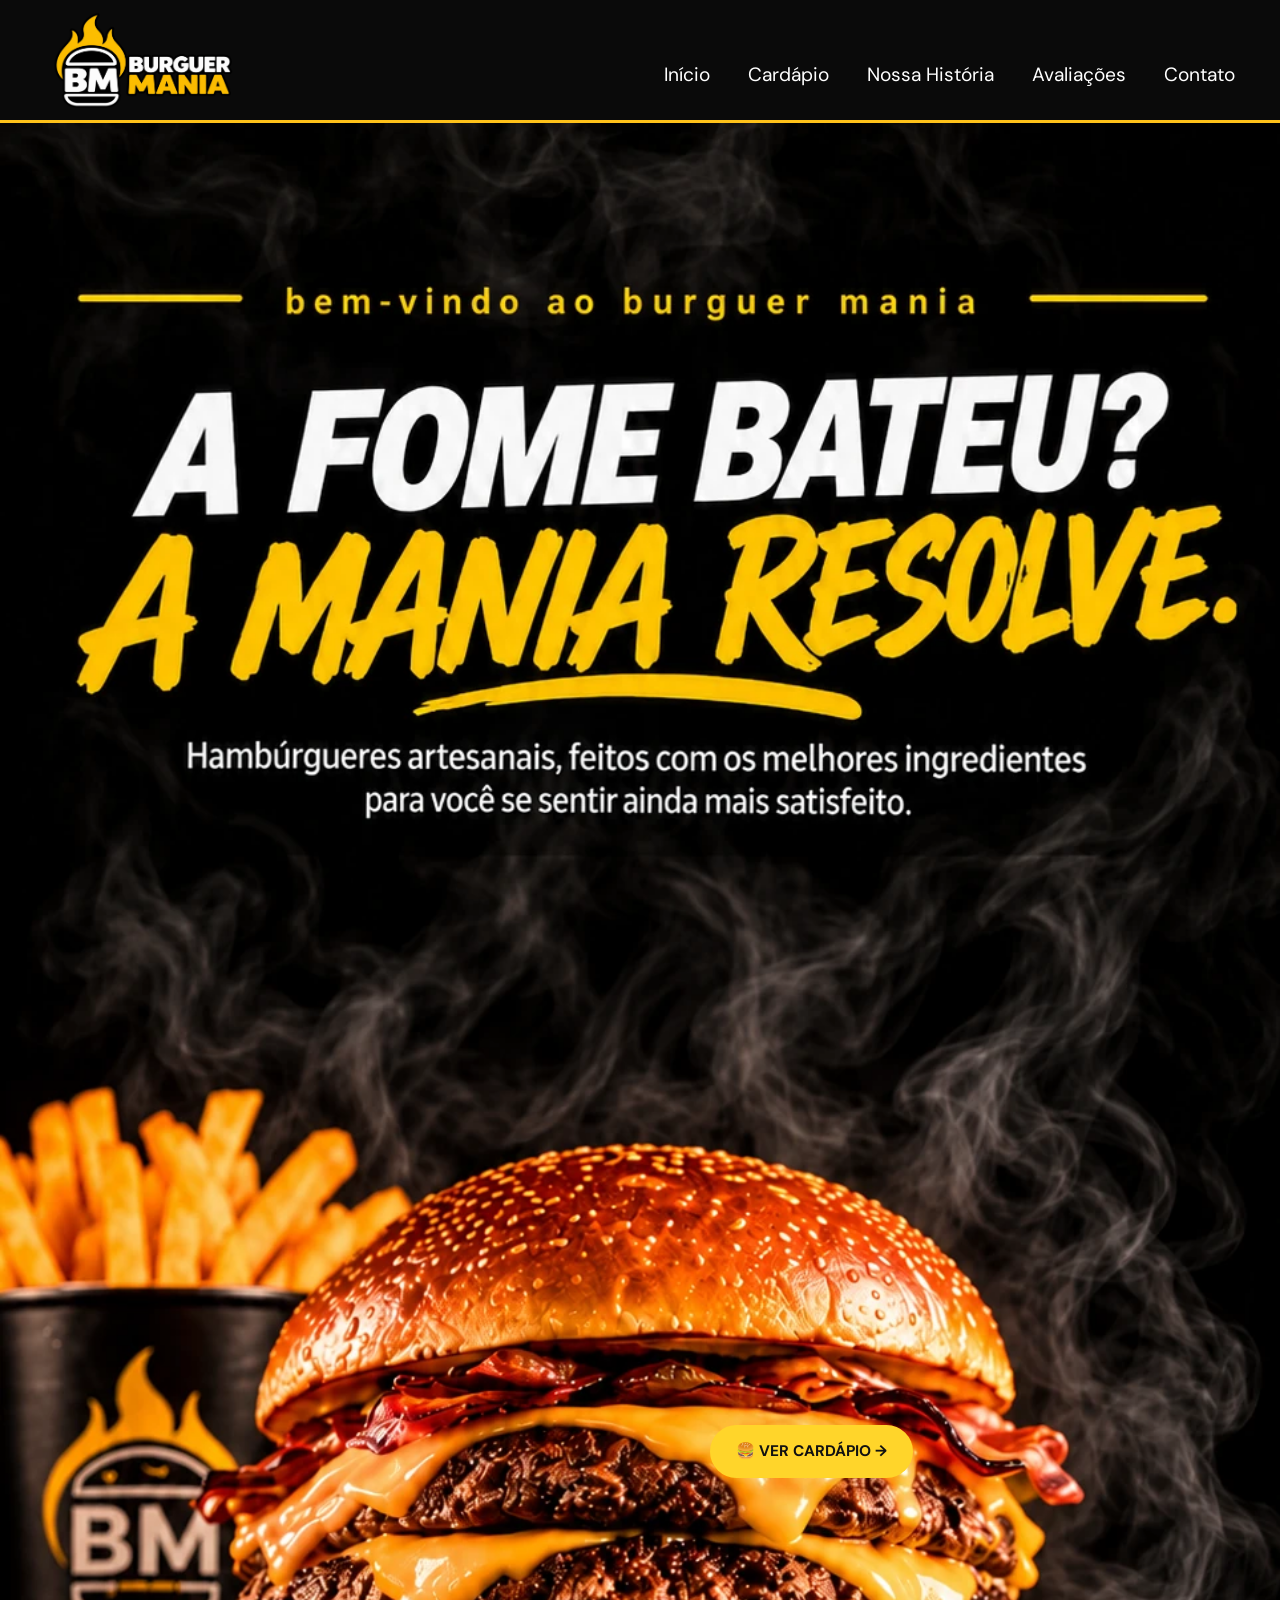
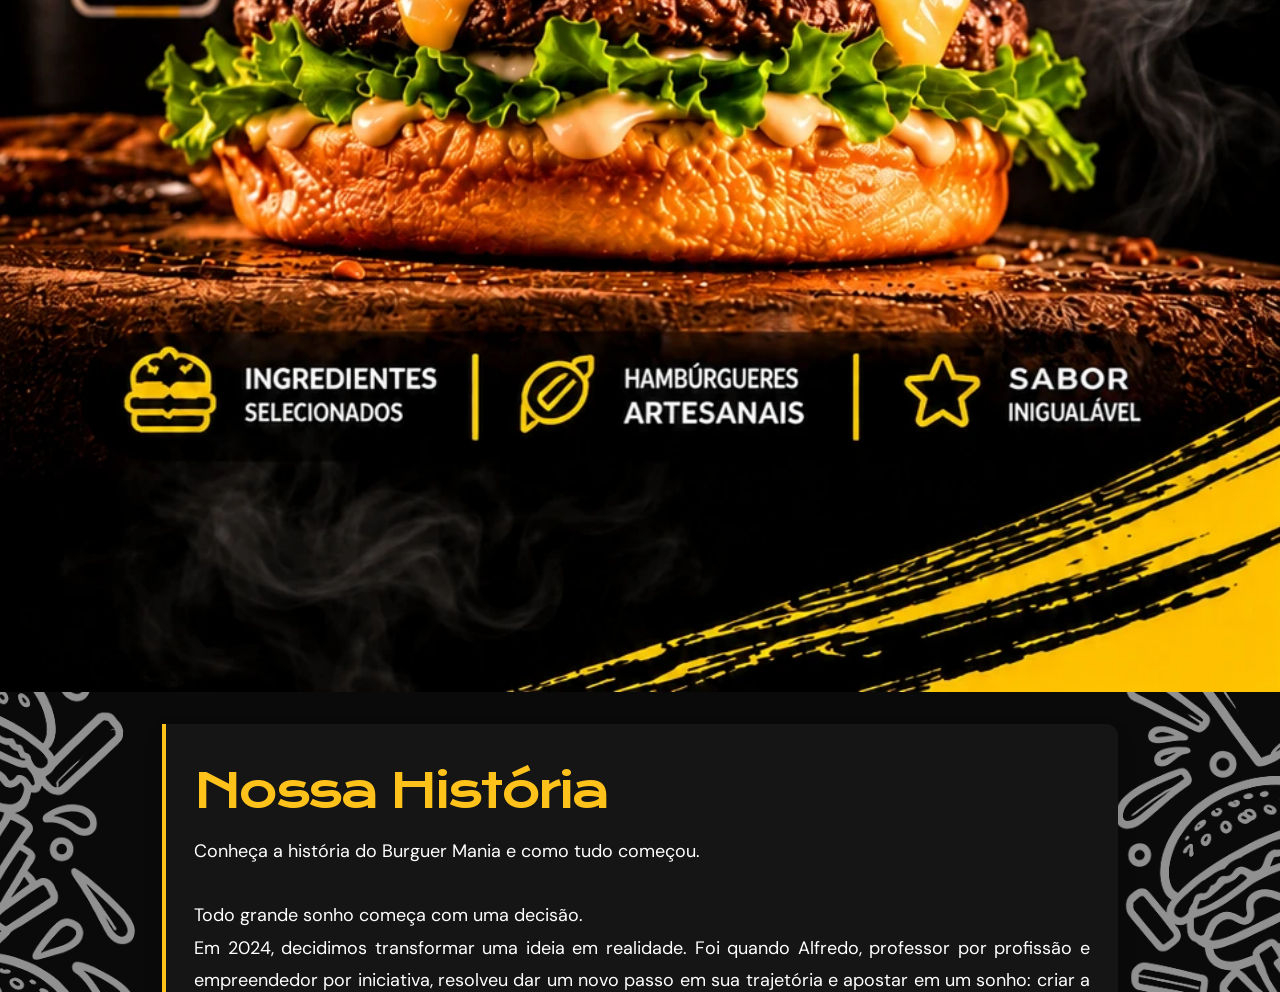
<file: index.html>
<!DOCTYPE html>
<html lang="pt-BR">

<head>
    <meta charset="UTF-8">
    <meta name="viewport" content="width=device-width, initial-scale=1.0">
    <title>Burguer Mania</title>
    <link rel="stylesheet" href="assets/style/style.css">
    <link rel="stylesheet" href="assets/style/style-mobile.css">
    <link rel="icon" href="assets/images/favicon/favicon.ico" type="image/x-icon">
</head>

<body>

    <header>
        <div class="logo">
            <img src="assets/images/logo/logo.webp" alt="Imagem do Burguer Mania" class="logo">
        </div>
        <nav class="nav-principal">
            <a href="#inicio">Início</a>
            <a href="menu.html">Cardápio</a>
            <a href="#sobre">Nossa História</a>
            <a href="#avaliacoes">Avaliações</a>
            <a href="#contato">Contato</a>
        </nav>
    </header>

    <main>

        <div id="inicio">
            <section class="banner">
                <picture>
                    <source srcset="assets/images/home/banner-mobile.webp" media="(max-width: 768px)" alt="banner-mobile">
                    <img src="assets/images/home/banner.webp" alt="Hamburguer do Mania Burguer" class="banner-img">
                </picture>

                <div class="banner-conteudo">
                    <a href="menu.html" class="botao-cardapio">
                      &#127828; Ver Cardápio →
                    </a>
                </div>
            </section>
        </div>

        <div class="container">
            <section id="sobre">
                <p class="categoria">Nossa História</p>
                <p>Conheça a história do Burguer Mania e como tudo começou.</p>
                <br>
                <p>Todo grande sonho começa com uma decisão.</p>
                <p>
                    Em 2024, decidimos transformar uma ideia em realidade.
                    Foi quando Alfredo, professor por profissão e
                    empreendedor por iniciativa, resolveu dar um novo
                    passo em sua trajetória e apostar em um sonho:
                    criar a Burguer Mania.
                </p>
                <br>
                <p>
                    Assim começou nossa jornada. Com dedicação, coragem
                    e vontade de construir algo próprio, iniciamos nossa
                    caminhada no universo da gastronomia, levando sabor
                    e proporcionando bons momentos a cada pessoa que
                    conhece nosso trabalho.
                </p>
                <p>
                    Acreditamos que toda conquista começa com pequenos
                    passos. Por isso, seguimos construindo nossa história,
                    aprendendo, evoluindo e buscando sempre oferecer
                    o melhor aos nossos clientes.
                </p>
                <p>
                    Hoje, olhamos para nossa trajetória com orgulho e
                    seguimos motivados pelo mesmo propósito que nos
                    trouxe até aqui: transformar uma ideia em uma
                    experiência que merece ser lembrada.
                </p>
                <br>
                <p>
                    <strong>
                        Burguer Mania. Uma história construída com
                        dedicação, sabor e vontade de crescer.
                    </strong>
                </p>
            </section>
        </div>

        <div class="container">
            <section id="avaliacoes">
                <p class="categoria">O que dizem sobre nós?</p>
                <p>Opiniões de quem já provou de nossos hambúrgues.</p>
                <br>
                <div class="avaliation-list">
                    <div class="container-avaliations">
                        <img src="assets/images/icons/Icon_perfil.webp" alt="imagem do usuário 1">
                        <div class="avaliations-info">
                            <h3>Paulo Rodrigo</h3>
                            <p class="avaliation-stars">&#11088 &#11088 &#11088 &#11088 &#11088</p>
                            <p>Lanche muito bom e grande, bastante recheado e com um ótimo custo benefício</p>
                        </div>
                    </div>

                    <div class="container-avaliations">
                        <img src="assets/images/icons/Icon_perfil.webp" alt="imagem do usuário 2">
                        <div class="avaliations-info">
                            <h3>Kauan Silva</h3>
                            <p class="avaliation-stars">&#11088 &#11088 &#11088 &#11088 &#11088</p>
                            <p>Porção de batata bastante caprichada com um preço barato</p>
                        </div>
                    </div>

                    <div class="container-avaliations">
                        <img src="assets/images/icons/Icon_perfil.webp" alt="imagem do usuário 3">
                        <div class="avaliations-info">
                            <h3>Alessandra</h3>
                            <p class="avaliation-stars">&#11088 &#11088 &#11088</p>
                            <p>Lanches super gostosos, porém houve demora na entrega</p>
                        </div>
                    </div>

                    <div class="container-avaliations">
                        <img src="assets/images/icons/Icon_perfil.webp" alt="imagem do usuário 4">
                        <div class="avaliations-info">
                            <h3>Rogerio Leão</h3>
                            <p class="avaliation-stars">&#11088 &#11088 &#11088 &#11088</p>
                            <p>Topzeira dms, compro sempre!</p>
                        </div>
                    </div>
                </div>

                <div class="forms-avaliation">
                    <a href="forms.html" class="botao-forms">
                        &#127828; Avaliar aqui →
                    </a>
                </div>
        </div>
    </main>

    <footer id="contato" class="footer">
        <div class="footer-grid">

            <div class="footer-marca">
                <img src="assets/images/logo/logo-footer.webp" alt="Logo da Burguer Mania">
            </div>

            <div class="footer-devs">
                <h3 class="footer-titulo">Desenvolvido por</h3>
                <a href="https://www.instagram.com/_xande.s2/" target="_blank" rel="noopener">Alexandre Santini</a>
                <a href="https://www.instagram.com/gui.mcni/" target="_blank" rel="noopener">João Marconcini</a>
                <a href="https://www.instagram.com/layonbaldi/" target="_blank" rel="noopener">Layon Baldi</a>
                <a href="https://instagram.com/nykzim_/" target="_blank" rel="noopener">Nykson Rutyelly</a>
            </div>

            <div class="footer-info">
                <h3 class="footer-titulo">Informações</h3>

                <a href="https://maps.app.goo.gl/aM3wktCue6fZuV52A" target="_blank" rel="noopener" class="info-item">
                    <img src="assets/images/icons/location.webp" alt="Ícone de localização">
                    <span>R. Jacaúna - 615, Três Fronteiras</span>
                </a>

                <a href="https://wa.me/5517997540817" target="_blank" rel="noopener" class="info-item">
                    <img src="assets/images/icons/whatsapp.webp" alt="Ícone do WhatsApp">
                    <span>WhatsApp</span>
                </a>

                <a href="https://www.instagram.com/burguermania3f/" target="_blank" rel="noopener" class="info-item">
                    <img src="assets/images/icons/instagram.webp" alt="Ícone do Instagram">
                    <span>Instagram</span>
                </a>

                <div class="info-item">
                    <img src="assets/images/icons/calendar.webp" alt="Ícone de calendário">
                    <span>Terça, Quarta, Sexta e Sábado</span>
                </div>

                <div class="info-item">
                    <img src="assets/images/icons/time.webp" alt="Ícone de horário">
                    <span>Funcionamento: 19h às 23h</span>
                </div>
            </div>
        </div>

        <div class="footer-copy">
            <p>&copy; 2024 – <span data-year>2026</span> Burguer Mania. Todos os direitos reservados.</p>
        </div>
    </footer>
</body>

</html>
</file>
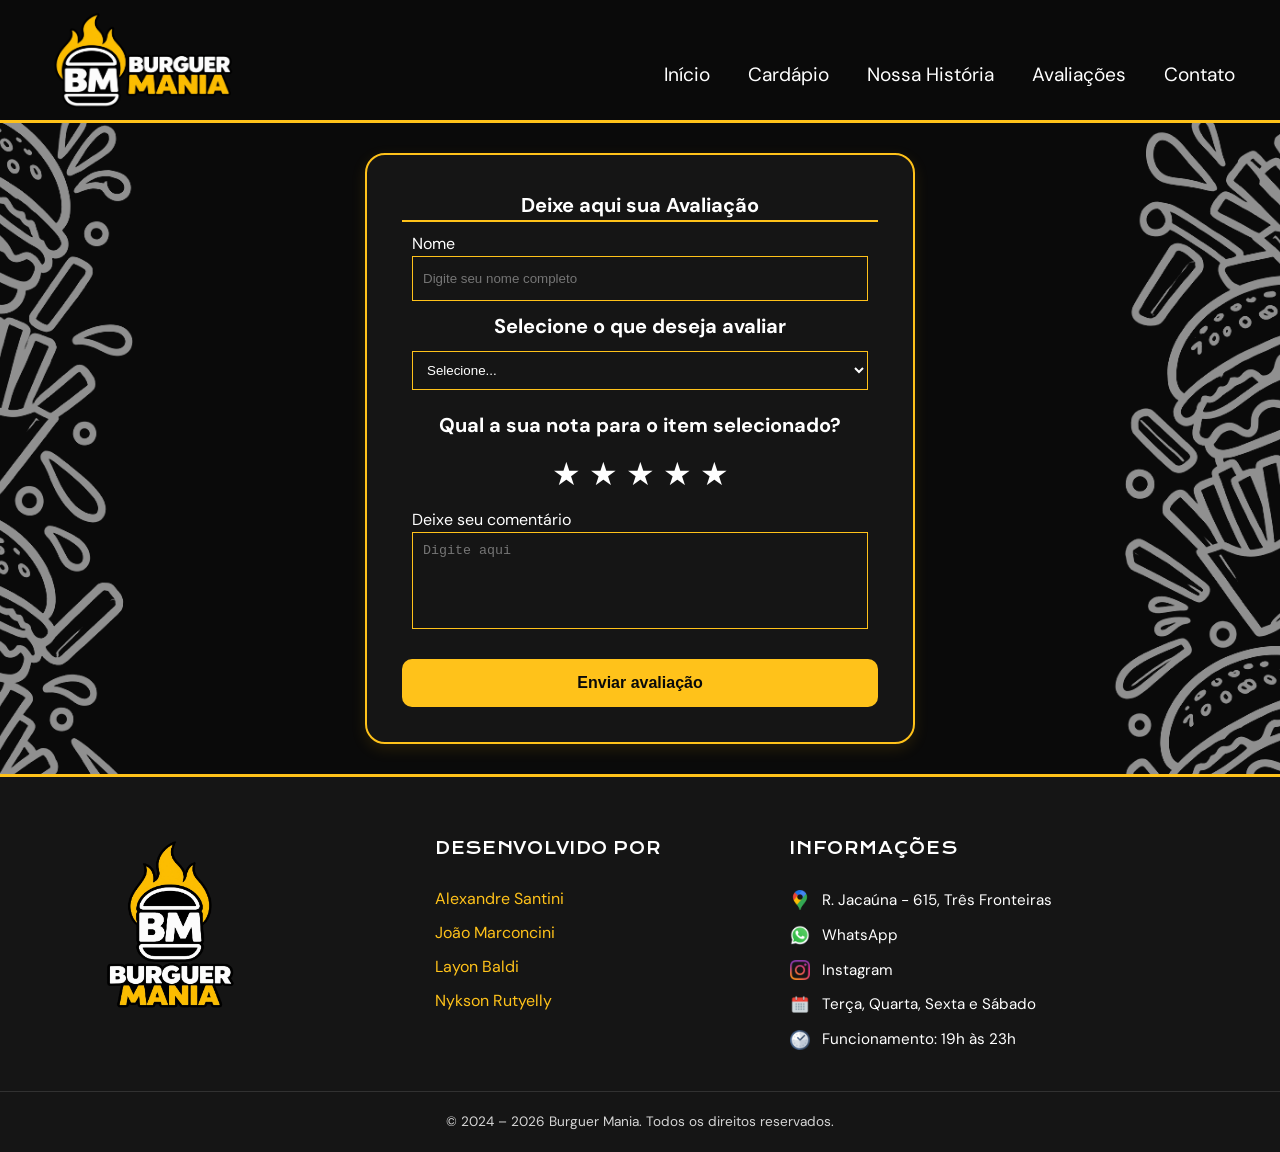
<file: forms.html>
<!DOCTYPE html>
<html lang="pt-BR">

<head>
    <meta charset="UTF-8">
    <meta name="viewport" content="width=device-width, initial-scale=1.0">
    <title>Avaliação | Burguer Mania</title>
    <link rel="stylesheet" href="assets/style/style-forms.css">
    <link rel="stylesheet" href="assets/style/style-forms-mobile.css">
    <link rel="icon" href="assets/images/favicon/favicon.ico" type="image/x-icon">
</head>

<body>

    <header>
        <div class="logo">
            <img src="assets/images/logo/logo.webp" alt="Imagem do Burguer Mania" class="logo">
        </div>
        <nav class="nav-principal">
            <a href="index.html">Início</a>
            <a href="menu.html">Cardápio</a>
            <a href="index.html#sobre">Nossa História</a>
            <a href="#avaliacoes">Avaliações</a>
            <a href="#contato">Contato</a>
        </nav>
    </header>

    <main class="forms-main">
        <form>
            <h1>
                Deixe aqui sua Avaliação
            </h1>
            <hr>

            <div class="camp" id="camp-name">
                <label for="nome">Nome</label>
                <input type="text" id="nome" name="nome" autocomplete="off" placeholder="Digite seu nome completo"
                    required>
            </div>

            <h2>Selecione o que deseja avaliar</h2>
            <div class="camp" class="drop-down">
                <select name="produto" id="produto">
                    <option value="">Selecione...</option>
                    <option value="opcao1">Atendimento</option>
                    <option value="opcao2">Entrega</option>
                    <option value="opcao3">Estabelecimento</option>
                    <option value="opcao4">Produto</option>
                </select>
            </div>

            <div class="camp">
                <h2>
                    Qual a sua nota para o item selecionado?
                </h2>
            </div>

            <div class="estrelas">
                <input type="radio" name="nota" id="estrela1" value="1">
                <label for="estrela1">★</label>

                <input type="radio" name="nota" id="estrela2" value="2">
                <label for="estrela2">★</label>

                <input type="radio" name="nota" id="estrela3" value="3">
                <label for="estrela3">★</label>

                <input type="radio" name="nota" id="estrela4" value="4">
                <label for="estrela4">★</label>

                <input type="radio" name="nota" id="estrela5" value="5">
                <label for="estrela5">★</label>
            </div>

            <div class="camp" id="camp-textarea">
                <label for="comentario">Deixe seu comentário</label>
                <textarea id="comentario" name="comentario" rows="5" cols="40" autocomplete="off"
                    placeholder="Digite aqui"></textarea>
            </div>
            <button type="submit" class="button-forms">
                Enviar avaliação
            </button>
        </form>
    </main>

    <footer id="contato" class="footer">
        <div class="footer-grid">

            <div class="footer-marca">
                <img src="assets/images/logo/logo-footer.webp" alt="Logo da Burguer Mania">
            </div>

            <div class="footer-devs">
                <h3 class="footer-titulo">Desenvolvido por</h3>
                <a href="https://www.instagram.com/_xande.s2/" target="_blank" rel="noopener">Alexandre Santini</a>
                <a href="https://www.instagram.com/gui.mcni/" target="_blank" rel="noopener">João Marconcini</a>
                <a href="https://www.instagram.com/layonbaldi/" target="_blank" rel="noopener">Layon Baldi</a>
                <a href="https://instagram.com/nykzim_/" target="_blank" rel="noopener">Nykson Rutyelly</a>
            </div>

            <div class="footer-info">
                <h3 class="footer-titulo">Informações</h3>

                <a href="https://maps.app.goo.gl/aM3wktCue6fZuV52A" target="_blank" rel="noopener" class="info-item">
                    <img src="assets/images/icons/location.webp" alt="Ícone de localização">
                    <span>R. Jacaúna - 615, Três Fronteiras</span>
                </a>

                <a href="https://wa.me/5517997540817" target="_blank" rel="noopener" class="info-item">
                    <img src="assets/images/icons/whatsapp.webp" alt="Ícone do WhatsApp">
                    <span>WhatsApp</span>
                </a>

                <a href="https://www.instagram.com/burguermania3f/" target="_blank" rel="noopener" class="info-item">
                    <img src="assets/images/icons/instagram.webp" alt="Ícone do Instagram">
                    <span>Instagram</span>
                </a>

                <div class="info-item">
                    <img src="assets/images/icons/calendar.webp" alt="Ícone de calendário">
                    <span>Terça, Quarta, Sexta e Sábado</span>
                </div>

                <div class="info-item">
                    <img src="assets/images/icons/time.webp" alt="Ícone de horário">
                    <span>Funcionamento: 19h às 23h</span>
                </div>
            </div>
        </div>

        <div class="footer-copy">
            <p>&copy; 2024 – <span data-year>2026</span> Burguer Mania. Todos os direitos reservados.</p>
        </div>
    </footer>
</body>

</html>
</file>
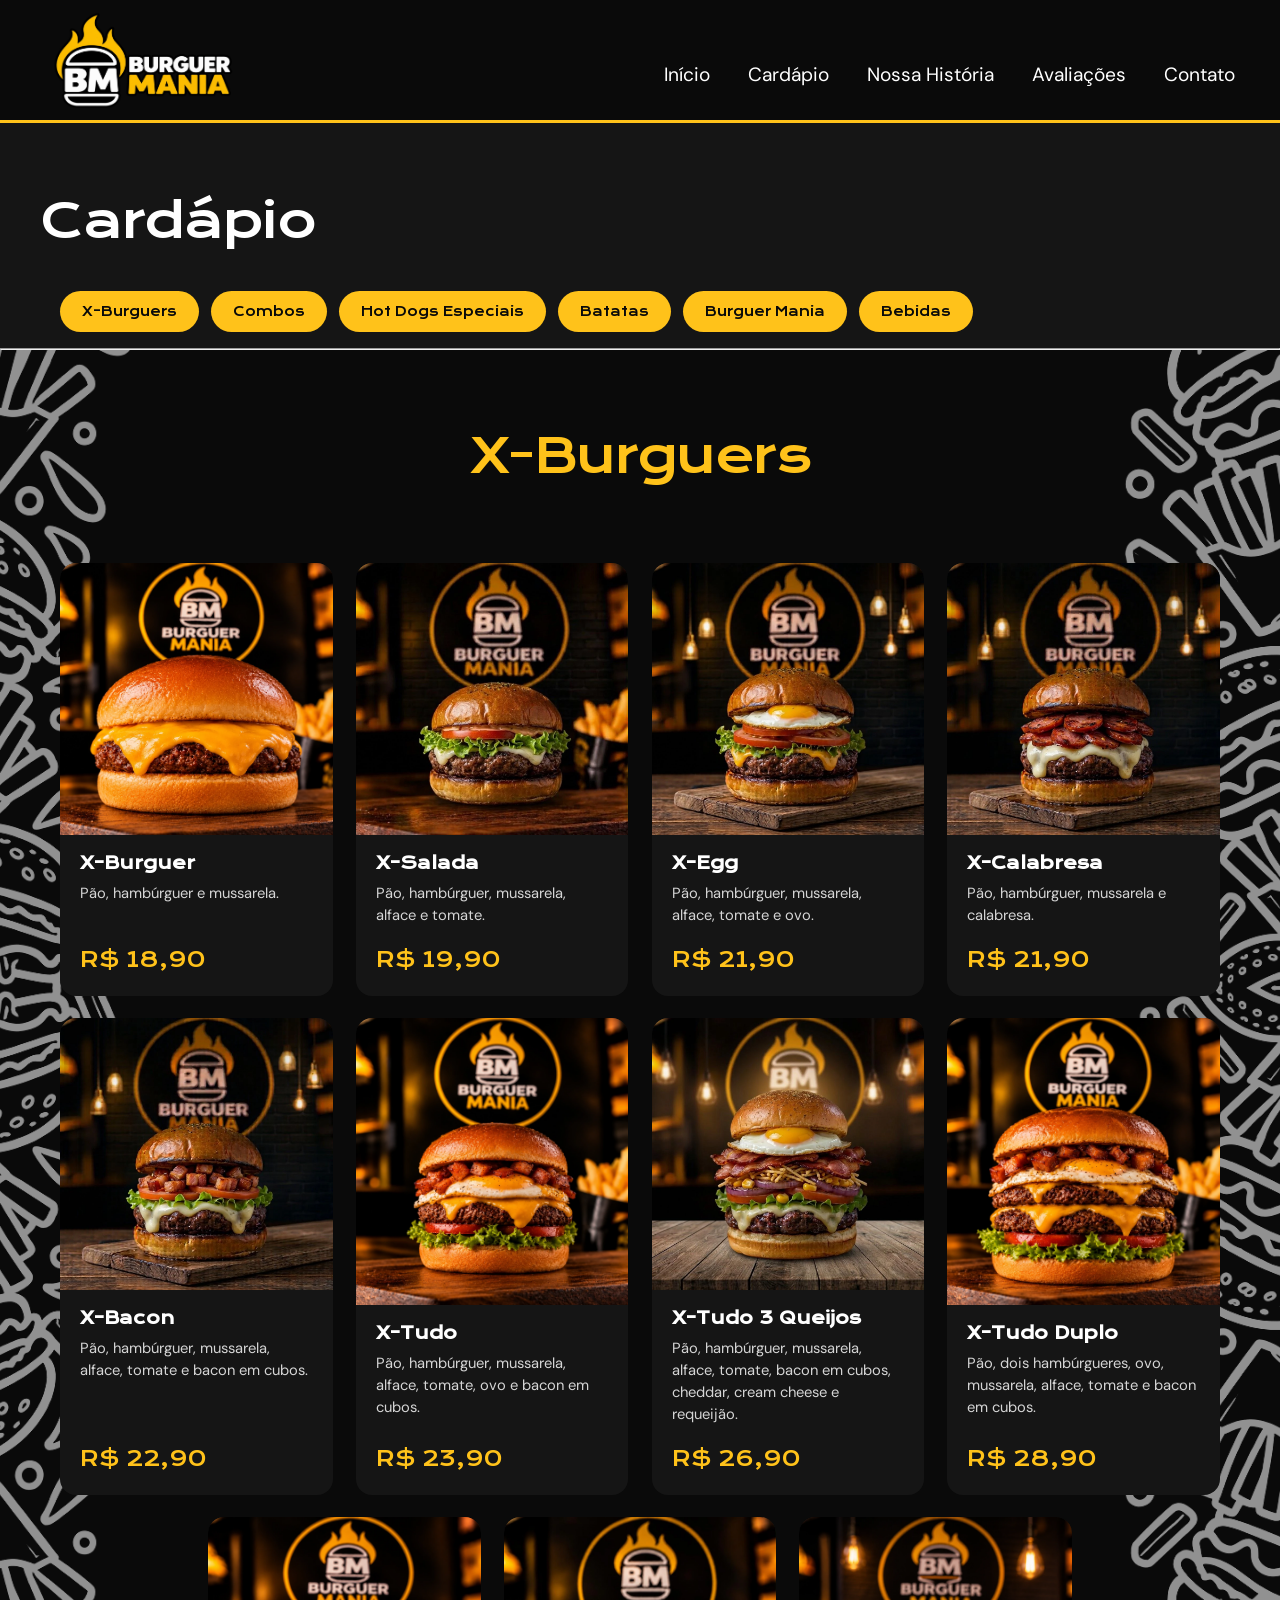
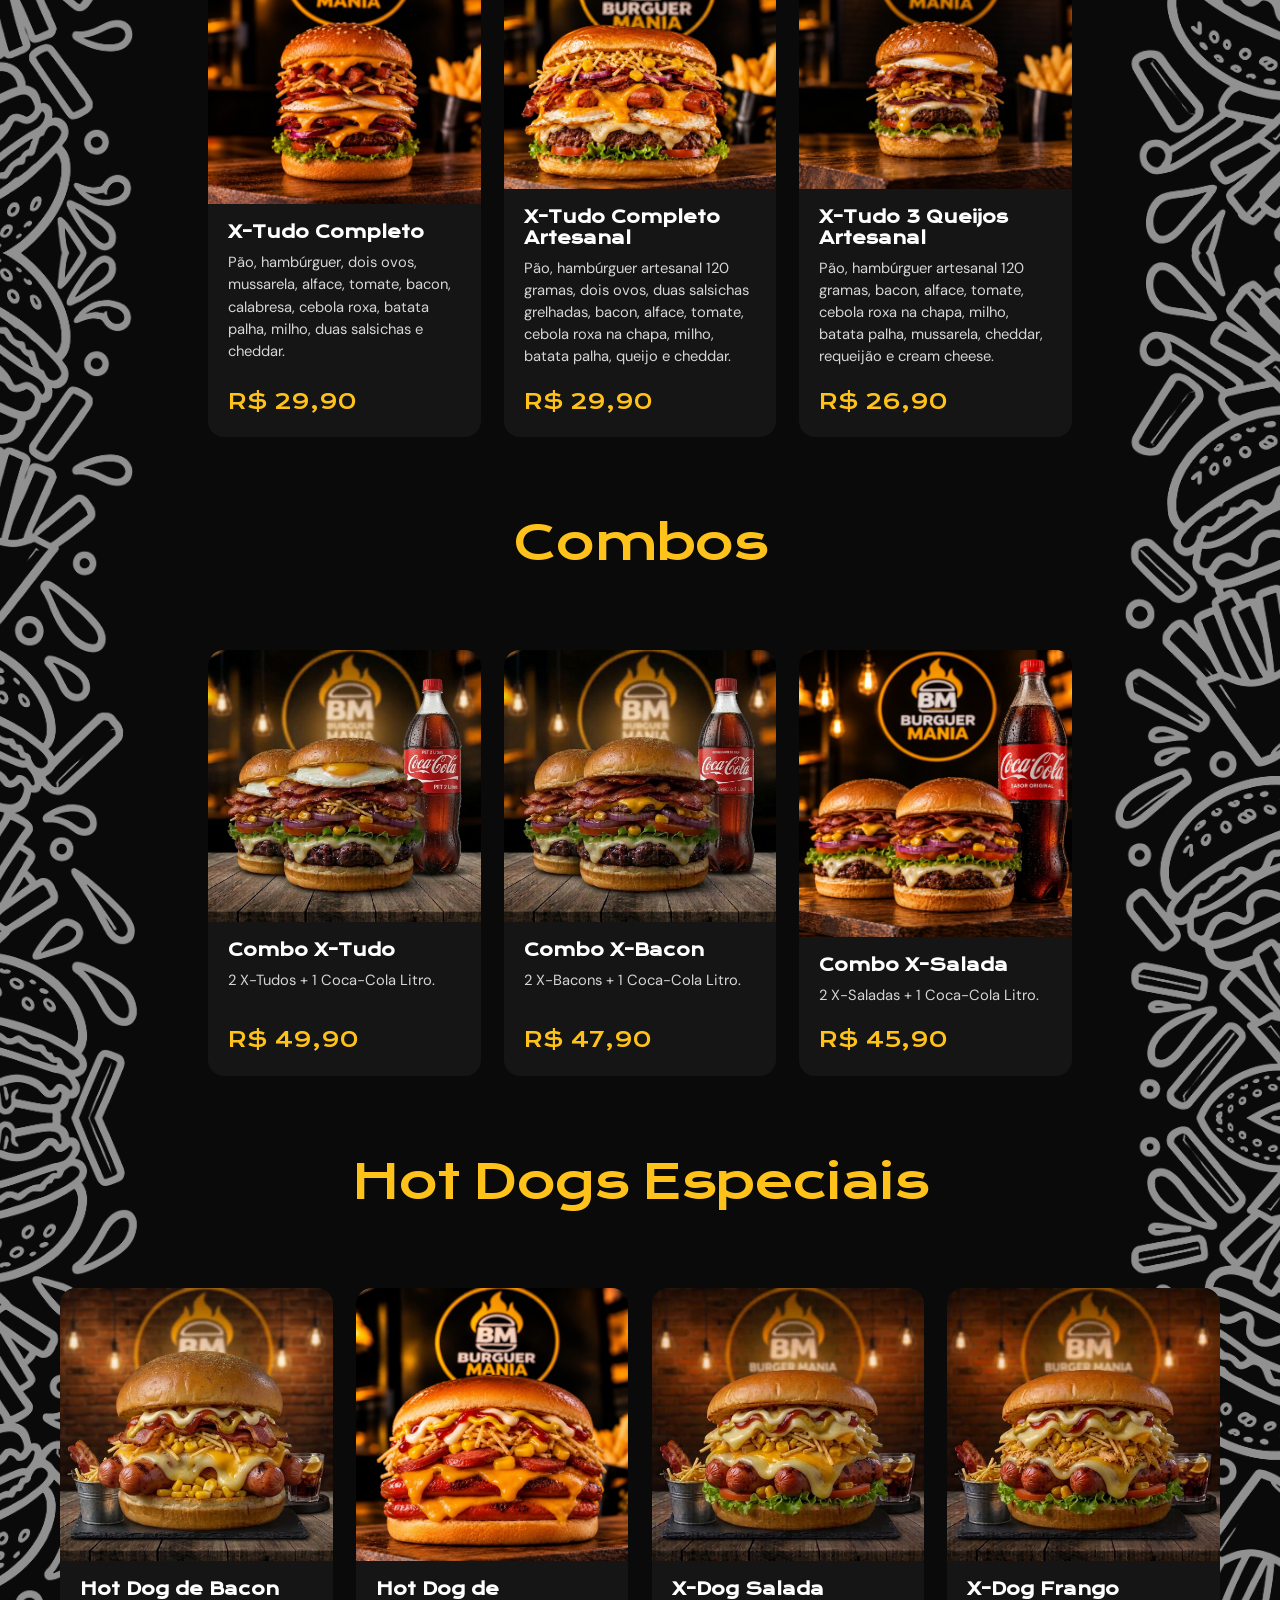
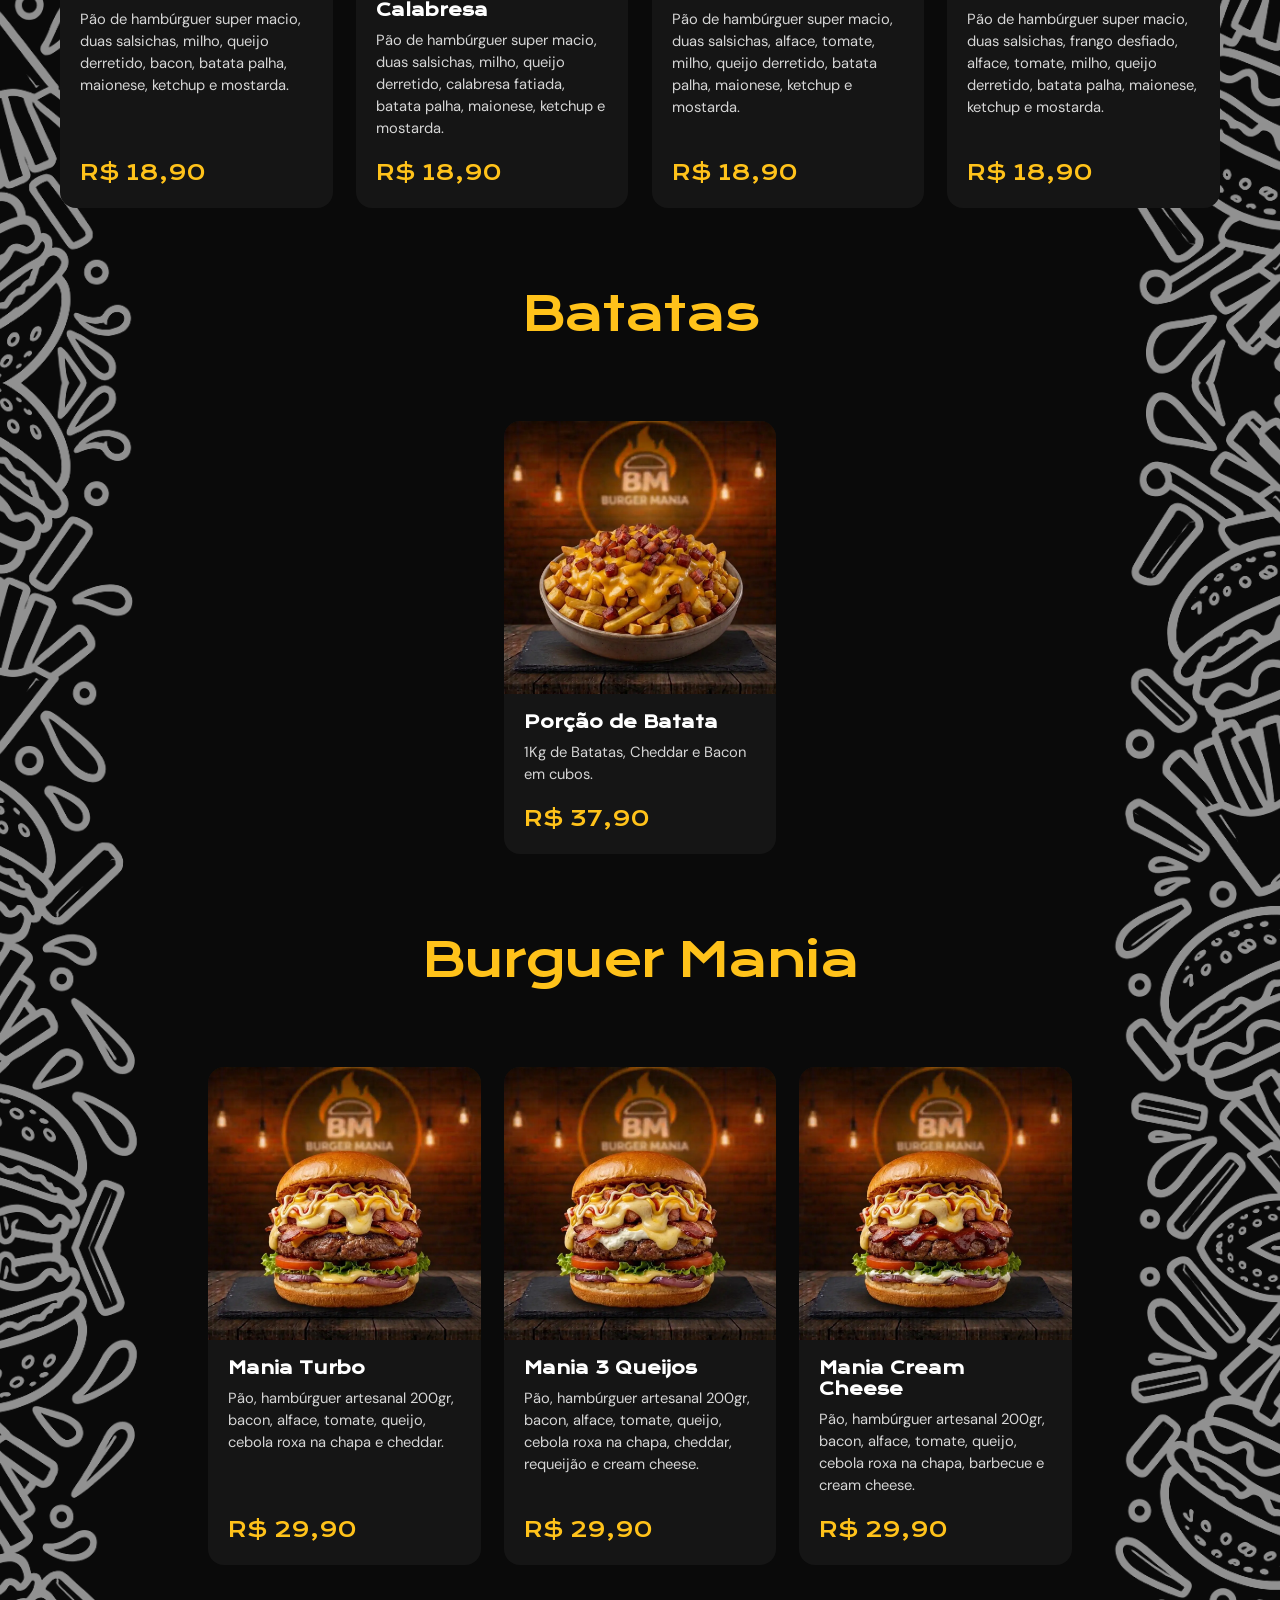
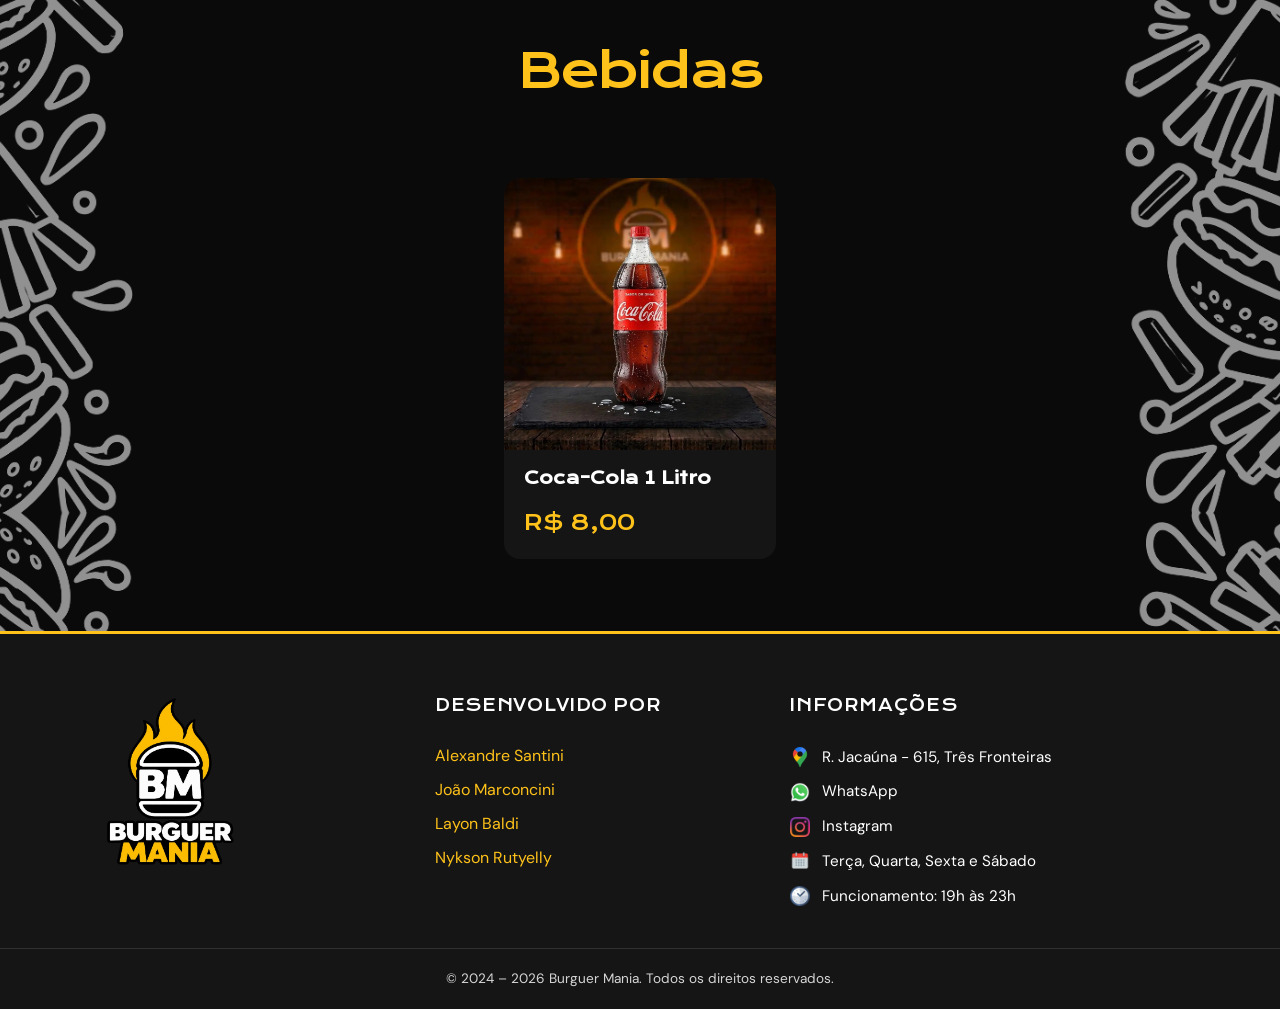
<file: menu.html>
<!DOCTYPE html>
<html lang="pt-BR">

<head>
    <meta charset="UTF-8">
    <meta name="viewport" content="width=device-width, initial-scale=1.0">
    <title>Cardápio | Burguer Mania</title>
    <link rel="stylesheet" href="assets/style/style-menu.css">
    <link rel="stylesheet" href="assets/style/style-menu-mobile.css">
    <link rel="icon" href="assets/images/favicon/favicon.ico" type="image/x-icon">
</head>

<body>

    <header>
        <div class="logo">
            <img src="assets/images/logo/logo.webp" alt="Imagem do Burguer Mania" class="logo">
        </div>
        <nav class="nav-principal">
            <a href="index.html">Início</a>
            <a href="#cardapio">Cardápio</a>
            <a href="index.html#sobre">Nossa História</a>
            <a href="index.html#avaliacoes">Avaliações</a>
            <a href="#contato">Contato</a>
        </nav>
    </header>

    <main id="cardapio">
        <div class="categorias">
            <div class="menu-topo container">
                <h1 class="titulo-secao">Cardápio</h1>
            </div>
            <nav>
                <div class="container">
                    <a href="#x-burguers">X-Burguers</a>
                    <a href="#combos">Combos</a>
                    <a href="#hot-dogs">Hot Dogs Especiais</a>
                    <a href="#batatas">Batatas</a>
                    <a href="#burguer-mania">Burguer Mania</a>
                    <a href="#bebidas">Bebidas</a>
                </div>
            </nav>
            <hr>
        </div>

        <section class="categoria-bloco container" id="x-burguers">
            <h2 class="titulo-secao categoria-menu">X-Burguers</h2>
            <div class="container-cards">
                <article class="card">
                    <img src="assets/images/comidas/xburguer/X-Burguer.webp" alt="X-Burguer">
                    <div class="card-corpo">
                        <h3>X-Burguer</h3>
                        <p>Pão, hambúrguer e mussarela.</p>
                        <span class="preco">R$ 18,90</span>
                    </div>
                </article>
                <article class="card">
                    <img src="assets/images/comidas/xburguer/x-salada.webp" alt="X-Salada">
                    <div class="card-corpo">
                        <h3>X-Salada</h3>
                        <p>Pão, hambúrguer, mussarela, alface e tomate.</p>
                        <span class="preco">R$ 19,90</span>
                    </div>
                </article>
                <article class="card">
                    <img src="assets/images/comidas/xburguer/x-egg.webp" alt="X-Egg">
                    <div class="card-corpo">
                        <h3>X-Egg</h3>
                        <p>Pão, hambúrguer, mussarela, alface, tomate e ovo.</p>
                        <span class="preco">R$ 21,90</span>
                    </div>
                </article>
                <article class="card">
                    <img src="assets/images/comidas/xburguer/x-calabresa.webp" alt="X-Calabresa">
                    <div class="card-corpo">
                        <h3>X-Calabresa</h3>
                        <p>Pão, hambúrguer, mussarela e calabresa.</p>
                        <span class="preco">R$ 21,90</span>
                    </div>
                </article>
                <article class="card">
                    <img src="assets/images/comidas/xburguer/x-bacon.webp" alt="X-Bacon">
                    <div class="card-corpo">
                        <h3>X-Bacon</h3>
                        <p>Pão, hambúrguer, mussarela, alface, tomate e bacon em cubos.</p>
                        <span class="preco">R$ 22,90</span>
                    </div>
                </article>
                <article class="card">
                    <img src="assets/images/comidas/xburguer/x-tudo.webp" alt="X-Tudo">
                    <div class="card-corpo">
                        <h3>X-Tudo</h3>
                        <p>Pão, hambúrguer, mussarela, alface, tomate, ovo e bacon em cubos.</p>
                        <span class="preco">R$ 23,90</span>
                    </div>
                </article>
                <article class="card">
                    <img src="assets/images/comidas/xburguer/XTudo-3-Queijos-Artesanal.webp" alt="X-Tudo 3 Queijos">
                    <div class="card-corpo">
                        <h3>X-Tudo 3 Queijos</h3>
                        <p>Pão, hambúrguer, mussarela, alface, tomate, bacon em cubos, cheddar, cream cheese e
                            requeijão.</p>
                        <span class="preco">R$ 26,90</span>
                    </div>
                </article>
                <article class="card">
                    <img src="assets/images/comidas/xburguer/X-Tudo-Duplo.webp" alt="X-Tudo Duplo">
                    <div class="card-corpo">
                        <h3>X-Tudo Duplo</h3>
                        <p>Pão, dois hambúrgueres, ovo, mussarela, alface, tomate e bacon em cubos.</p>
                        <span class="preco">R$ 28,90</span>
                    </div>
                </article>
                <article class="card">
                    <img src="assets/images/comidas/xburguer/X-Tudo-Completo.webp" alt="X-Tudo Completo">
                    <div class="card-corpo">
                        <h3>X-Tudo Completo</h3>
                        <p>Pão, hambúrguer, dois ovos, mussarela, alface, tomate, bacon, calabresa, cebola roxa, batata
                            palha, milho, duas salsichas e cheddar.</p>
                        <span class="preco">R$ 29,90</span>
                    </div>
                </article>
                <article class="card">
                    <img src="assets/images/comidas/xburguer/x-tudo-completo-artesanal.webp"
                        alt="X-Tudo Completo Artesanal">
                    <div class="card-corpo">
                        <h3>X-Tudo Completo Artesanal</h3>
                        <p>Pão, hambúrguer artesanal 120 gramas, dois ovos, duas salsichas grelhadas, bacon, alface,
                            tomate, cebola roxa na chapa, milho, batata palha, queijo e cheddar.</p>
                        <span class="preco">R$ 29,90</span>
                    </div>
                </article>
                <article class="card">
                    <img src="assets/images/comidas/xburguer/x-tudo-3-queijo-artesanal.webp"
                        alt="X-Tudo 3 Queijos Artesanal">
                    <div class="card-corpo">
                        <h3>X-Tudo 3 Queijos Artesanal</h3>
                        <p>Pão, hambúrguer artesanal 120 gramas, bacon, alface, tomate, cebola roxa na chapa, milho,
                            batata palha, mussarela, cheddar, requeijão e cream cheese.</p>
                        <span class="preco">R$ 26,90</span>
                    </div>
                </article>
            </div>
        </section>

        <section class="categoria-bloco container" id="combos">
            <h2 class="titulo-secao categoria-menu">Combos</h2>
            <div class="container-cards">
                <article class="card">
                    <img src="assets/images/comidas/combos/combo-x-tudo.webp" alt="Combo X-Tudo">
                    <div class="card-corpo">
                        <h3>Combo X-Tudo</h3>
                        <p>2 X-Tudos + 1 Coca-Cola Litro.</p>
                        <span class="preco">R$ 49,90</span>
                    </div>
                </article>
                <article class="card">
                    <img src="assets/images/comidas/combos/combo-x-bacon.webp" alt="Combo X-Bacon">
                    <div class="card-corpo">
                        <h3>Combo X-Bacon</h3>
                        <p>2 X-Bacons + 1 Coca-Cola Litro.</p>
                        <span class="preco">R$ 47,90</span>
                    </div>
                </article>
                <article class="card">
                    <img src="assets/images/comidas/combos/combo-xsalada.webp" alt="Combo X-Salada">
                    <div class="card-corpo">
                        <h3>Combo X-Salada</h3>
                        <p>2 X-Saladas + 1 Coca-Cola Litro.</p>
                        <span class="preco">R$ 45,90</span>
                    </div>
                </article>
            </div>
        </section>

        <section class="categoria-bloco container" id="hot-dogs">
            <h2 class="titulo-secao categoria-menu">Hot Dogs Especiais</h2>
            <div class="container-cards">
                <article class="card">
                    <img src="assets/images/comidas/hot-dogs-especiais/hotdog-de-bacon.webp" alt="Hot Dog de Bacon">
                    <div class="card-corpo">
                        <h3>Hot Dog de Bacon</h3>
                        <p>Pão de hambúrguer super macio, duas salsichas, milho, queijo derretido, bacon, batata palha,
                            maionese, ketchup e mostarda.</p>
                        <span class="preco">R$ 18,90</span>
                    </div>
                </article>
                <article class="card card-sem-foto">
                    <img src="assets/images/comidas/hot-dogs-especiais/Hot-Dog-Calabresa.webp"
                        alt="Hot Dog de Calabresa">
                    <div class="card-corpo">
                        <h3>Hot Dog de Calabresa</h3>
                        <p>Pão de hambúrguer super macio, duas salsichas, milho, queijo derretido, calabresa
                            fatiada, batata palha, maionese, ketchup e mostarda.</p>
                        <span class="preco">R$ 18,90</span>
                    </div>
                </article>
                <article class="card">
                    <img src="assets/images/comidas/hot-dogs-especiais/x-dog-salada.webp" alt="X-Dog Salada">
                    <div class="card-corpo">
                        <h3>X-Dog Salada</h3>
                        <p>Pão de hambúrguer super macio, duas salsichas, alface, tomate, milho, queijo derretido,
                            batata palha, maionese, ketchup e mostarda.</p>
                        <span class="preco">R$ 18,90</span>
                    </div>
                </article>
                <article class="card">
                    <img src="assets/images/comidas/hot-dogs-especiais/x-dog-frango.webp" alt="X-Dog Frango">
                    <div class="card-corpo">
                        <h3>X-Dog Frango</h3>
                        <p>Pão de hambúrguer super macio, duas salsichas, frango desfiado, alface, tomate, milho, queijo
                            derretido, batata palha, maionese, ketchup e mostarda.</p>
                        <span class="preco">R$ 18,90</span>
                    </div>
                </article>
            </div>
        </section>

        <section class="categoria-bloco container" id="batatas">
            <h2 class="titulo-secao categoria-menu">Batatas</h2>
            <div class="container-cards">
                <article class="card">
                    <img src="assets/images/comidas/batatas/batata.webp" alt="Porção de Batata">
                    <div class="card-corpo">
                        <h3>Porção de Batata</h3>
                        <p>1Kg de Batatas, Cheddar e Bacon em cubos.</p>
                        <span class="preco">R$ 37,90</span>
                    </div>
                </article>
            </div>
        </section>

        <section class="categoria-bloco container" id="burguer-mania">
            <h2 class="titulo-secao categoria-menu">Burguer Mania</h2>
            <div class="container-cards">
                <article class="card">
                    <img src="assets/images/comidas/burguer-mania/Mania-Turbo.webp" alt="Mania Turbo">
                    <div class="card-corpo">
                        <h3>Mania Turbo</h3>
                        <p>Pão, hambúrguer artesanal 200gr, bacon, alface, tomate, queijo, cebola roxa na chapa e
                            cheddar.</p>
                        <span class="preco">R$ 29,90</span>
                    </div>
                </article>
                <article class="card">
                    <img src="assets/images/comidas/burguer-mania/Mania-3-Queijos.webp" alt="Mania 3 Queijos">
                    <div class="card-corpo">
                        <h3>Mania 3 Queijos</h3>
                        <p>Pão, hambúrguer artesanal 200gr, bacon, alface, tomate, queijo, cebola roxa na chapa,
                            cheddar, requeijão e cream cheese.</p>
                        <span class="preco">R$ 29,90</span>
                    </div>
                </article>
                <article class="card">
                    <img src="assets/images/comidas/burguer-mania/Mania-Cream-Cheese.webp" alt="Mania Cream Cheese">
                    <div class="card-corpo">
                        <h3>Mania Cream Cheese</h3>
                        <p>Pão, hambúrguer artesanal 200gr, bacon, alface, tomate, queijo, cebola roxa na chapa,
                            barbecue e cream cheese.</p>
                        <span class="preco">R$ 29,90</span>
                    </div>
                </article>
            </div>
        </section>

        <section class="categoria-bloco container" id="bebidas">
            <h2 class="titulo-secao categoria-menu">Bebidas</h2>
            <div class="container-cards">
                <article class="card">
                    <img src="assets/images/comidas/bebidas/coca.webp" alt="Coca-Cola 1 Litro">
                    <div class="card-corpo">
                        <h3>Coca-Cola 1 Litro</h3>
                        <span class="preco">R$ 8,00</span>
                    </div>
                </article>
            </div>
        </section>
        <p>&emsp;</p><br>
        <p>&emsp;</p>
    </main>

    <footer id="contato" class="footer">
        <div class="footer-grid">

            <div class="footer-marca">
                <img src="assets/images/logo/logo-footer.webp" alt="Logo da Burguer Mania">
            </div>

            <div class="footer-devs">
                <h3 class="footer-titulo">Desenvolvido por</h3>
                <a href="https://www.instagram.com/_xande.s2/" target="_blank" rel="noopener">Alexandre Santini</a>
                <a href="https://www.instagram.com/gui.mcni/" target="_blank" rel="noopener">João Marconcini</a>
                <a href="https://www.instagram.com/layonbaldi/" target="_blank" rel="noopener">Layon Baldi</a>
                <a href="https://instagram.com/nykzim_/" target="_blank" rel="noopener">Nykson Rutyelly</a>
            </div>

            <div class="footer-info">
                <h3 class="footer-titulo">Informações</h3>

                <a href="https://maps.app.goo.gl/aM3wktCue6fZuV52A" target="_blank" rel="noopener" class="info-item">
                    <img src="assets/images/icons/location.webp" alt="Ícone de localização">
                    <span>R. Jacaúna - 615, Três Fronteiras</span>
                </a>

                <a href="https://wa.me/5517997540817" target="_blank" rel="noopener" class="info-item">
                    <img src="assets/images/icons/whatsapp.webp" alt="Ícone do WhatsApp">
                    <span>WhatsApp</span>
                </a>

                <a href="https://www.instagram.com/burguermania3f/" target="_blank" rel="noopener" class="info-item">
                    <img src="assets/images/icons/instagram.webp" alt="Ícone do Instagram">
                    <span>Instagram</span>
                </a>

                <div class="info-item">
                    <img src="assets/images/icons/calendar.webp" alt="Ícone de calendário">
                    <span>Terça, Quarta, Sexta e Sábado</span>
                </div>

                <div class="info-item">
                    <img src="assets/images/icons/time.webp" alt="Ícone de horário">
                    <span>Funcionamento: 19h às 23h</span>
                </div>
            </div>
        </div>

        <div class="footer-copy">
            <p>&copy; 2024 – <span data-year>2026</span> Burguer Mania. Todos os direitos reservados.</p>
        </div>
    </footer>
</body>

</html>
</file>
<file: assets/style/style.css>
/*—————————— style utilizado apenas no index! ——————————*/
/*—————————— {Fontes} ——————————*/

@import url('https://fonts.googleapis.com/css2?family=DM+Sans:ital,opsz,wght@0,9..40,100..1000;1,9..40,100..1000&family=Krona+One&display=swap');
@import url('https://fonts.googleapis.com/css2?family=DM+Sans:ital,opsz,wght@0,9..40,100..1000;1,9..40,100..1000&display=swap');

/*—————————— {Variavéis} ——————————*/

:root {
    --bg: #0a0a0a;
    --surface: #151515;
    --primary: #ffc21a;
    --text: #ffffff;
    --branco-fraco: rgba(255, 255, 255, 0.822);
    --fonte-DM: "DM Sans", Arial, Helvetica, sans-serif;
    --fonte-Krona: "Krona One", Arial, Helvetica, sans-serif;
}

/*—————————— {Reset} ——————————*/

* {
    margin: 0;
    padding: 0;
}

/*—————————— {Site} ——————————*/

html {
    font-size: 16px;
    scroll-behavior: smooth;
    scroll-padding-top: 110px;
}

/*—————————— {Body/Padrão} ——————————*/

body {
    background: var(--bg);
    color: var(--text);
    font-family: var(--fonte-DM);
    line-height: 1.5;
}

/*—————————— {Logo} ——————————*/

.logo {
    width: 200px;
    height: auto;
    display: block;
}

/*—————————— {Header} ——————————*/

header {
    position: sticky;
    top: 0;
    display: flex;
    align-items: center;
    justify-content: space-between;
    padding: 10px 40px;
    background-color: var(--bg);
    z-index: 1000;
    border-bottom: 3.6px solid var(--primary);
}

/*—————————— {Navegação} ——————————*/

.nav-principal {
    display: flex;
    align-items: center;
    gap: 28px;
    padding-top: 31px;
}

.nav-principal a {
    position: relative;
    color: var(--text);
    text-decoration: none;
    font-family: var(--fonte-DM);
    font-size: 1.2rem;
    padding: 10px 5px;
    white-space: nowrap;
    transition: 0.5s
}

.nav-principal a:hover {
    color: var(--primary);
    transition: 0.5s;
}

/*—————————— {Main (imagem lateral)} ——————————*/

main {
    background:
        url("../images/home/burguers-caindo.webp") top / 120% auto repeat-y,
        var(--bg);
}

/*—————————— {Início} ——————————*/

.banner {
    position: relative;
    width: 100%;
    line-height: 0;
}

.banner-img {
    display: block;
    width: 100%;
    height: auto;
}

.banner-conteudo {
    position: absolute;
    left: 55.5%;
    top: 60%;
    color: white;
    line-height: 1.5;
}

.banner-conteudo p {
    font-size: 18px;
    line-height: 1.6;
}

.botao-cardapio {
    display: inline-block;
    padding: clamp(8px, 1.2vw, 16px) clamp(14px, 2vw, 28px);
    font-size: clamp(0.7rem, 1.2vw, 1rem);
    border-radius: 35px;
    background: #ffd52a;
    color: #111;
    font-weight: bold;
    text-decoration: none;
    text-transform: uppercase;
    transition: 0.3s;
}

.botao-cardapio:hover {
    background: white;
    transform: translateY(-3px);
}

/*—————————— {Categoria} ——————————*/

.categoria {
    color: var(--primary);
    font-family: var(--fonte-Krona);
    letter-spacing: -0.2rem;
    font-size: 3rem;
}

/*—————————— {Cores e ajustes} ——————————*/

.cor-branca {
    color: var(--text);
}

.cor-laranja {
    color: var(--primary);
}

.center {
    text-align: center;
    letter-spacing: -0.1rem;
    font-size: 3rem;
}

/*—————————— {Footer} ——————————*/

.footer {
    background: var(--surface);
    border-top: 3.6px solid var(--primary);
    font-family: var(--fonte-DM);
}

.footer-grid {
    display: grid;
    grid-template-columns: 1fr 1fr 1.3fr;
    align-items: start;
    gap: 40px;
    max-width: 1200px;
    margin: 0 auto;
    padding: 60px 40px 40px;
}

.footer-marca img {
    width: 180px;
    height: auto;
    display: block;
}

.footer-titulo {
    margin-bottom: 16px;
    color: var(--text);
    font-family: var(--fonte-Krona);
    font-weight: normal;
    font-size: 16px;
    letter-spacing: 0.04em;
    text-transform: uppercase;
}

.footer-devs {
    display: flex;
    flex-direction: column;
    gap: 10px;
}

.footer-info {
    display: flex;
    flex-direction: column;
    gap: 12px;
}

.footer a {
    color: var(--primary);
    text-decoration: none;
    transition: color 0.3s;
}

.footer a:hover {
    color: var(--text);
}

.info-item {
    display: flex;
    align-items: center;
    gap: 11px;
    color: var(--text);
    font-size: 0.95rem;
}

.info-item img {
    flex-shrink: 0;
    width: 1.25rem;
    height: 1.25rem;
}

.info-item span {
    color: var(--text);
}

.footer-copy {
    padding: 20px 40px;
    border-top: 1px solid rgba(255, 255, 255, 0.12);
    text-align: center;
    font-size: 0.85rem;
    color: var(--branco-fraco);
}

/*—————————— {Decorações CSS} ——————————*/

#info {
    display: grid;
    justify-content: end;
    margin-top: -210px;
    margin-bottom: 60px;
    margin-right: 20px;
    gap: 5px;
}



#info a {
    display: flex;
    align-items: center;
    gap: 0.75rem;
    color: var(--primary);
    text-decoration: none;
    transition: 0.5s;
}

#info a:hover {
    transition: 0.5s;
    color: var(--text);
}

#info p {
    color: var(--text);
    font-size: 0.85rem;
}

#info img {
    width: 1.25rem;
    height: 1.25rem;
}

.center-footer a {
    text-decoration: none;
    color: var(--primary);
    transition: 0.5s;
}

.center-footer a:hover {
    transition: 0.5s;
    color: var(--text);
}

/*—————————— {Avaliações} ——————————*/
.avaliation-list {
    display: grid;
    grid-template-columns: repeat(2, 1fr);
    gap: 20px;
    padding-bottom: 30px;
}

.container-avaliations {
    display: flex;
    align-items: center;
    justify-content: flex-start;
    gap: 21px;
    padding: 20px;
    background-color: var(--surface);
    border: var(--primary) solid 2px;
    border-radius: 15px;
    box-shadow: 0px 2px 5px var(--primary);
}

.container-avaliations:hover {
    box-shadow: 0px 4px 10px var(--primary);
}


.container-avaliations img {
    height: 80px;
    width: 80px;
    border: var(--primary) solid 2px;
    border-radius: 50%;
}

.avaliations-info {
    display: flex;
    flex-direction: column;
    gap: 8px;
}

.avaliations-info h3,
p {
    margin: 0;
}

#avaliacoes {
    max-width: 70%;
    margin: 2rem auto;
    padding: 1.5rem 1.75rem;
    font-size: 1.125rem;
    line-height: 1.8;
    background: var(--surface);
    border-left: 4px solid var(--primary);
    border-radius: 0 12px 12px 0;
    box-shadow: 0 8px 24px rgba(0, 0, 0, 0.06);
    text-align: justify;
}

.forms-avaliation {
    display: flex;
    justify-content: center;
}


.botao-forms {
    display: inline-block;
    padding: clamp(8px, 1.2vw, 16px) clamp(14px, 2vw, 28px);
    font-size: clamp(0.7rem, 1.2vw, 1rem);
    border-radius: 35px;
    background: #ffd52a;
    color: #111;
    font-weight: bold;
    text-decoration: none;
    text-transform: uppercase;
    transition: 0.3s;
}

.botao-forms:hover {
    background-color: white;
    transform: translateY(-3px);
}

/*—————————— {Historia} ——————————*/

#sobre {
    max-width: 70%;
    margin: 2rem auto;
    padding: 1.5rem 1.75rem;
    font-size: 1.125rem;
    line-height: 1.8;
    background: var(--surface);
    border-left: 4px solid var(--primary);
    border-radius: 0 12px 12px 0;
    box-shadow: 0 8px 24px rgba(0, 0, 0, 0.06);
    text-align: justify;
}
</file>
<file: assets/style/style-mobile.css>
/* ---------- Responsividade | Index ---------- */

@media (max-width: 768px) {

    /* Header */
    header {
        flex-direction: column;
        gap: 10px;
        padding: 10px 8px;
    }

    .logo {
        width: 160px;
    }

    .nav-principal {
        flex-wrap: nowrap;
        justify-content: center;
        gap: 10px;
        padding-top: 0;
    }

    .nav-principal a {
        font-size: 0.85rem;
        padding: 8px 1px;
    }

    /* Banner */
    .banner-conteudo {
        left: 50%;
        top: 40%;
        transform: translate(-50%, -50%);
        width: 100%;
        text-align: center;
    }


    .banner-conteudo p {
        font-size: 1rem;
    }

    .botao-cardapio {
        padding: 12px 22px;
        font-size: 0.9rem;
    }

    /* História */
    #sobre {
        max-width: 90%;
        padding: 1.25rem;
        font-size: 1rem;
        text-align: left;
    }

    .categoria {
        font-size: 2rem;
        letter-spacing: -0.1rem;
    }

    .center {
        font-size: 2rem;
        letter-spacing: -0.05rem;
    }

    /* Informações */
    #info {
        margin: 20px;
        justify-content: center;
    }

    /* Avaliações */
    .avaliation-list {
        grid-template-columns: 1fr;
    }

    #avaliacoes {
        max-width: 90%;
        padding: 1.25rem;
        font-size: 1rem;
        text-align: left;
    }

    /* Footer */
    .footer-grid {
        grid-template-columns: 1fr;
        gap: 30px;
        padding: 40px 25px;
    }

    .footer-marca img {
        margin: 0 auto;
    }

    .footer-copy {
        padding: 20px;
    }
}
</file>
<file: assets/style/style-forms.css>
/*—————————— style utilizado apenas no forms! ——————————*/
/*—————————— {Fontes} ——————————*/

@import url('https://fonts.googleapis.com/css2?family=DM+Sans:ital,opsz,wght@0,9..40,100..1000;1,9..40,100..1000&family=Krona+One&display=swap');
@import url('https://fonts.googleapis.com/css2?family=DM+Sans:ital,opsz,wght@0,9..40,100..1000;1,9..40,100..1000&display=swap');

/*—————————— {Variavéis} ——————————*/

:root {
    --bg: #0a0a0a;
    --surface: #151515;
    --primary: #ffc21a;
    --text: #ffffff;
    --branco-fraco: rgba(255, 255, 255, 0.822);
    --fonte-DM: "DM Sans", Arial, Helvetica, sans-serif;
    --fonte-Krona: "Krona One", Arial, Helvetica, sans-serif;
}

/*—————————— {Reset} ——————————*/

* {
    margin: 0;
    padding: 0;
    box-sizing: border-box;
}

/*—————————— {Site} ——————————*/

html {
    font-size: 16px;
    scroll-behavior: smooth;
    scroll-padding-top: 110px;
}

/*—————————— {Body/Padrão} ——————————*/

body {
    background: var(--bg);
    color: var(--text);
    font-family: var(--fonte-DM);
    line-height: 1.5;
}

/*—————————— {Header} ——————————*/

header {
    position: sticky;
    top: 0;
    display: flex;
    align-items: center;
    justify-content: space-between;
    padding: 10px 40px;
    background-color: var(--bg);
    z-index: 1000;
    border-bottom: 3.6px solid var(--primary);
}

.logo {
    width: 200px;
    height: auto;
    display: block;
}

/*—————————— {Navegação} ——————————*/

.nav-principal {
    display: flex;
    align-items: center;
    gap: 28px;
    padding-top: 31px;
}

.nav-principal a {
    position: relative;
    color: var(--text);
    text-decoration: none;
    font-family: var(--fonte-DM);
    font-size: 1.2rem;
    padding: 10px 5px;
    white-space: nowrap;
    transition: 0.5s
}

.nav-principal a:hover {
    color: var(--primary);
    transition: 0.5s;
}

/*—————————— {Main-Forms} ——————————*/
main {
    width: 100%;
    display: flex;
    justify-content: center;
    align-items: center;
    padding: 30px 15px;
    background:
        url("../images/home/burguers-caindo.webp") top / 120% auto repeat-y,
        var(--bg);
}


h1,
h2 {
    text-align: center;
    font-size: 20px;
}

hr {
    border: var(--primary) solid 1px;
}

form {
    width: 100%;
    max-width: 550px;
    padding: 35px;
    background-color: var(--surface);
    border: 2px solid var(--primary);
    border-radius: 20px;
    box-shadow: 0 5px 15px rgba(245, 183, 0, 0.12);
}

.camp {
    padding: 10px;
    display: grid;
}

#camp-name input[type="text"] {
    height: 45px;
    background-color: var(--surface);
    color: var(--text);
    border: var(--primary) solid 1px;
    outline: none;
    padding: 10px;
}

select {
    background-color: var(--surface);
    color: var(--text);
    border: var(--primary) solid 1px;
    padding: 10px;
    outline: none;
}

textarea {
    background-color: var(--surface);
    color: var(--text);
    border: var(--primary) solid 1px;
    padding: 10px;
    outline: none;
    resize: none;
}


/*—————————— {Avaliação de Estrelas} ——————————*/
.estrelas {
    display: flex;
    flex-direction: row-reverse;
    justify-content: center;
    gap: 8px;
    font-size: 32px;
    cursor: pointer;
}


.estrelas input[type="radio"] {
    display: none;
}

.estrelas input:checked~label {
    color: #F5B700;
}

/*—————————— {Button-Forms} ——————————*/
button {
    width: 100%;
    padding: 15px;
    margin-top: 20px;
    background-color: var(--primary);
    color: var(--bg);
    border: none;
    border-radius: 10px;
    font-size: 16px;
    font-weight: bold;
    cursor: pointer;
    transition: 0.3s;
}

button:hover {
    background-color: white;
    transform: translateY(-2px);
}

/*—————————— {Footer} ——————————*/

.footer {
    background: var(--surface);
    border-top: 3.6px solid var(--primary);
    font-family: var(--fonte-DM);
}

.footer-grid {
    display: grid;
    grid-template-columns: 1fr 1fr 1.3fr;
    align-items: start;
    gap: 40px;
    max-width: 1200px;
    margin: 0 auto;
    padding: 60px 40px 40px;
}

.footer-marca img {
    width: 180px;
    height: auto;
    display: block;
}

.footer-titulo {
    margin-bottom: 16px;
    color: var(--text);
    font-family: var(--fonte-Krona);
    font-weight: normal;
    font-size: 1rem;
    letter-spacing: 0.04em;
    text-transform: uppercase;
}

.footer-devs {
    display: flex;
    flex-direction: column;
    gap: 10px;
}

.footer-info {
    display: flex;
    flex-direction: column;
    gap: 12px;
}

.footer a {
    color: var(--primary);
    text-decoration: none;
    transition: color 0.3s;
}

.footer a:hover {
    color: var(--text);
}

.info-item {
    display: flex;
    align-items: center;
    gap: 0.75rem;
    color: var(--text);
    font-size: 0.95rem;
}

.info-item img {
    flex-shrink: 0;
    width: 1.25rem;
    height: 1.25rem;
}

.info-item span {
    color: var(--text);
}

.footer-copy {
    padding: 20px 40px;
    border-top: 1px solid rgba(255, 255, 255, 0.12);
    text-align: center;
    font-size: 0.85rem;
    color: var(--branco-fraco);
}
</file>
<file: assets/style/style-forms-mobile.css>
/* ---------- Responsividade ---------- */

@media (max-width: 768px) {

    /* Header */
    header {
        flex-direction: column;
        gap: 5px;
        padding: 10px 8px;
    }

    .logo {
        width: 160px;
    }

    /* Navegação */
    .nav-principal {
        flex-wrap: nowrap;
        justify-content: center;
        gap: 10px;
        padding-top: 0;
    }

    .nav-principal a {
        font-size: 0.85rem;
        padding: 8px 1px;
    }

    /* Main */
    main {
        padding: 20px 15px;
    }

    /* Formulário */
    form {
        padding: 25px 20px;
    }

    /* Estrelas */
    .estrelas {
        gap: 5px;
        font-size: 28px;
    }

    /* Footer */

    .footer-grid {
        grid-template-columns: 1fr;
        gap: 30px;
        padding: 40px 25px;
    }

    .footer-marca {
        margin: 0 auto;
    }

    .footer-copy {
        padding: 20px;
    }
}
</file>
<file: assets/style/style-menu.css>
/*—————————— style utilizado apenas no menu! ——————————*/
/*—————————— {Fontes} ——————————*/

@import url('https://fonts.googleapis.com/css2?family=DM+Sans:ital,opsz,wght@0,9..40,100..1000;1,9..40,100..1000&family=Krona+One&display=swap');
@import url('https://fonts.googleapis.com/css2?family=DM+Sans:ital,opsz,wght@0,9..40,100..1000;1,9..40,100..1000&display=swap');

/*—————————— {Variavéis} ——————————*/

:root {
    --bg: #0a0a0a;
    --surface: #151515;
    --primary: #ffc21a;
    --text: #ffffff;
    --branco-fraco: rgba(255, 255, 255, 0.822);
    --fonte-DM: "DM Sans", Arial, Helvetica, sans-serif;
    --fonte-Krona: "Krona One", Arial, Helvetica, sans-serif;
}

/*—————————— {Reset} ——————————*/

* {
    margin: 0;
    padding: 0;
    box-sizing: border-box;
}

/*—————————— {Site} ——————————*/

html {
    font-size: 16px;
    scroll-behavior: smooth;
    scroll-padding-top: 200px;
}

/*—————————— {Body/Padrão} ——————————*/

body {
    background: var(--bg);
    color: var(--text);
    font-family: var(--fonte-DM);
    line-height: 1.5;
}

/*—————————— {Logo} ——————————*/


.logo {
    width: 200px;
    height: auto;
    display: block;
}

/*—————————— {Header} ——————————*/

header {
    position: sticky;
    top: 0;
    display: flex;
    align-items: center;
    justify-content: space-between;
    padding: 10px 40px;
    background-color: var(--bg);
    z-index: 1000;
    border-bottom: 3.6px solid var(--primary);
}

/*—————————— {Navegação} ——————————*/

.nav-principal {
    display: flex;
    align-items: center;
    gap: 28px;
    padding-top: 31px;
}

.nav-principal a {
    position: relative;
    color: var(--text);
    text-decoration: none;
    font-family: var(--fonte-DM);
    font-size: 1.2rem;
    padding: 10px 5px;
    white-space: nowrap;
    transition: 0.5s
}

.nav-principal a:hover {
    color: var(--primary);
    transition: 0.5s;
}

/*—————————— {Main (imagem lateral)} ——————————*/

main {
    background:
        url("../images/home/burguers-caindo.webp") top / 120% auto repeat-y,
        var(--bg);
}

/*—————————— {Container e título de seção} ——————————*/

.container {
    max-width: 1200px;
    margin-inline: auto;
    padding-inline: 20px;
    box-sizing: border-box;
}

.titulo-secao {
    font-family: var(--fonte-Krona);
    font-weight: normal;
    font-size: 3rem;
    line-height: 1.1;
    letter-spacing: -0.02em;
    color: var(--text);
}

/*—————————— {Topo do cardápio} ——————————*/

.menu-topo {
    padding: 72px 0 28px;
}

.menu-topo p {
    margin-top: 20px;
    color: var(--branco-fraco);
    font-size: 1.1rem;
}

.menu-topo a {
    color: var(--primary);
    text-underline-offset: 3px;
}

/*—————————— {Barra de categorias} ——————————*/

.categorias {
    position: sticky;
    top: -29.2px;
    z-index: 900;
    background: var(--surface);
}

.categorias nav {
    height: 72px;
}

.categorias .container {
    display: flex;
    align-items: center;
    gap: 12px;
    height: 100%;
    overflow-x: auto;
}

.categorias a {
    padding: 11px 22px;
    background: var(--primary);
    border-radius: 1000px;
    color: var(--bg);
    font-family: var(--fonte-Krona);
    font-size: 0.8rem;
    text-decoration: none;
    transition: 0.3s;
}


/*—————————— {Cards} ——————————*/


.categoria-menu {
    color: var(--primary);
    font-family: var(--fonte-Krona);
    letter-spacing: -0.1rem;
    font-size: 3rem;
    text-align: center;
    padding-top: 80px;
    padding-bottom: 80px;
}

.container-cards {
    display: flex;
    flex-wrap: wrap;
    justify-content: center;
    column-gap: 2%;
    row-gap: 22px;
}

.card {
    flex: 0 0 23.5%;
    display: flex;
    flex-direction: column;
    overflow: hidden;
    background: var(--surface);
    border: 1px solid var(--linha);
    border-radius: 16px;
    isolation: isolate;
    transition: transform 0.2s;
}

.card>img {
    width: 100%;
    object-fit: contain;
}

.card-corpo {
    display: flex;
    flex: 1;
    flex-direction: column;
    gap: 8px;
    padding: 18px 20px 20px;
}

.card h3 {
    font-family: var(--fonte-Krona);
    font-size: 1.05rem;
    line-height: 1.25;
}

.card p {
    color: var(--branco-fraco);
    font-size: 0.92rem;
    line-height: 1.5;
}

.preco {
    margin-top: auto;
    padding-top: 10px;
    color: var(--primary);
    font-family: var(--fonte-Krona);
    font-size: 1.3rem;
}

/*—————————— {Footer} ——————————*/

.footer {
    background: var(--surface);
    border-top: 3.6px solid var(--primary);
    font-family: var(--fonte-DM);
}

.footer-grid {
    display: grid;
    grid-template-columns: 1fr 1fr 1.3fr;
    align-items: start;
    gap: 40px;
    max-width: 1200px;
    margin: 0 auto;
    padding: 60px 40px 40px;
}

.footer-marca img {
    width: 180px;
    height: auto;
    display: block;
}

.footer-titulo {
    margin-bottom: 16px;
    color: var(--text);
    font-family: var(--fonte-Krona);
    font-weight: normal;
    font-size: 1rem;
    letter-spacing: 0.04rem;
    text-transform: uppercase;
}

.footer-devs {
    display: flex;
    flex-direction: column;
    gap: 10px;
}

.footer-info {
    display: flex;
    flex-direction: column;
    gap: 12px;
}

.footer a {
    color: var(--primary);
    text-decoration: none;
    transition: color 0.3s;
}

.info-item {
    display: flex;
    align-items: center;
    gap: 0.75rem;
    color: var(--text);
    font-size: 0.95rem;
}

.info-item img {
    flex-shrink: 0;
    width: 1.25rem;
    height: 1.25rem;
}

.info-item span {
    color: var(--text);
}

.footer-copy {
    padding: 20px 40px;
    border-top: 1px solid rgba(255, 255, 255, 0.12);
    text-align: center;
    font-size: 0.85rem;
    color: var(--branco-fraco);
}

/*—————————— {Decorações CSS} ——————————*/

#info {
    display: grid;
    justify-content: end;
    margin-top: -210px;
    margin-bottom: 60px;
    margin-right: 20px;
    gap: 5px;
}

#info a {
    display: flex;
    align-items: center;
    gap: 0.75rem;
    color: var(--primary);
    text-decoration: none;
    transition: 0.5s;
}

#info a:hover {
    transition: 0.5s;
    color: var(--text);
}

#info p {
    color: var(--text);
    font-size: 0.85rem;
}

#info img {
    width: 1.25rem;
    height: 1.25rem;
}

.center-footer a {
    text-decoration: none;
    color: var(--primary);
    transition: 0.5s;
}

.center-footer a:hover {
    transition: 0.5s;
    color: var(--text);
}

.nav-principal a:hover {
    color: var(--primary);
    transition: 0.5s;
}

.footer a:hover {
    color: var(--text);
}

.menu-topo a:hover {
    color: var(--text);
}

.card:hover {
    transform: translateY(-6px);
    border-color: var(--primary);
}

.categorias a:hover {
    background: var(--text);
    color: var(--bg);
    transform: translateY(-2px);
    transition: 0.3s;
}
</file>
<file: assets/style/style-menu-mobile.css>
@media (max-width: 768px) {

    /* Header */
    header {
        flex-direction: column;
        gap: 10px;
        padding: 10px;
    }

    .nav-principal {
        flex-wrap: nowrap;
        justify-content: center;
        gap: 6px;
        padding-top: 0;
    }

    .nav-principal a {
        font-size: 0.72rem;
        padding: 8px 0;
    }

    .logo {
        width: 110px;
    }

    /* Títulos */
    .titulo-secao {
        font-size: 2rem;
    }

    .categoria-menu {
        font-size: 2rem;
        padding-top: 45px;
        padding-bottom: 35px;
    }

    /* Topo do cardápio */
    .menu-topo {
        padding: 40px 0 20px;
    }

    .menu-topo p {
        font-size: 1rem;
    }

    /* Barra de categorias */
    .categorias {
        top: 0;
    }

    .categorias nav {
        height: auto;
    }

    .categorias .container {
        display: flex;
        flex-wrap: nowrap;
        overflow-x: auto;
        overflow-y: hidden;
        padding: 12px 15px;
        gap: 10px;
        scrollbar-width: none;
    }

    .categorias a {
        flex-shrink: 0;
        white-space: nowrap;
        padding: 10px 16px;
        font-size: 0.7rem;
    }

    /* Cards */
    .container-cards {
        column-gap: 10px;
        row-gap: 18px;
    }

    .card {
        flex: 0 0 47%;
    }

    .card-corpo {
        padding: 12px;
    }

    .card h3 {
        font-size: 0.95rem;
    }

    .card p {
        font-size: 0.85rem;
    }

    .preco {
        font-size: 1.1rem;
    }

    /* Footer */
    .footer-grid {
        grid-template-columns: 1fr;
        gap: 30px;
        padding: 40px 25px;
    }

    .footer-marca img {
        width: 150px;
        margin-inline: auto;
    }

    .footer-copy {
        padding: 20px;
    }

    /* Informações adicionais */
    #info {
        margin-top: 0;
        margin-right: 0;
        margin-bottom: 40px;
        justify-content: center;
    }

}
</file>
